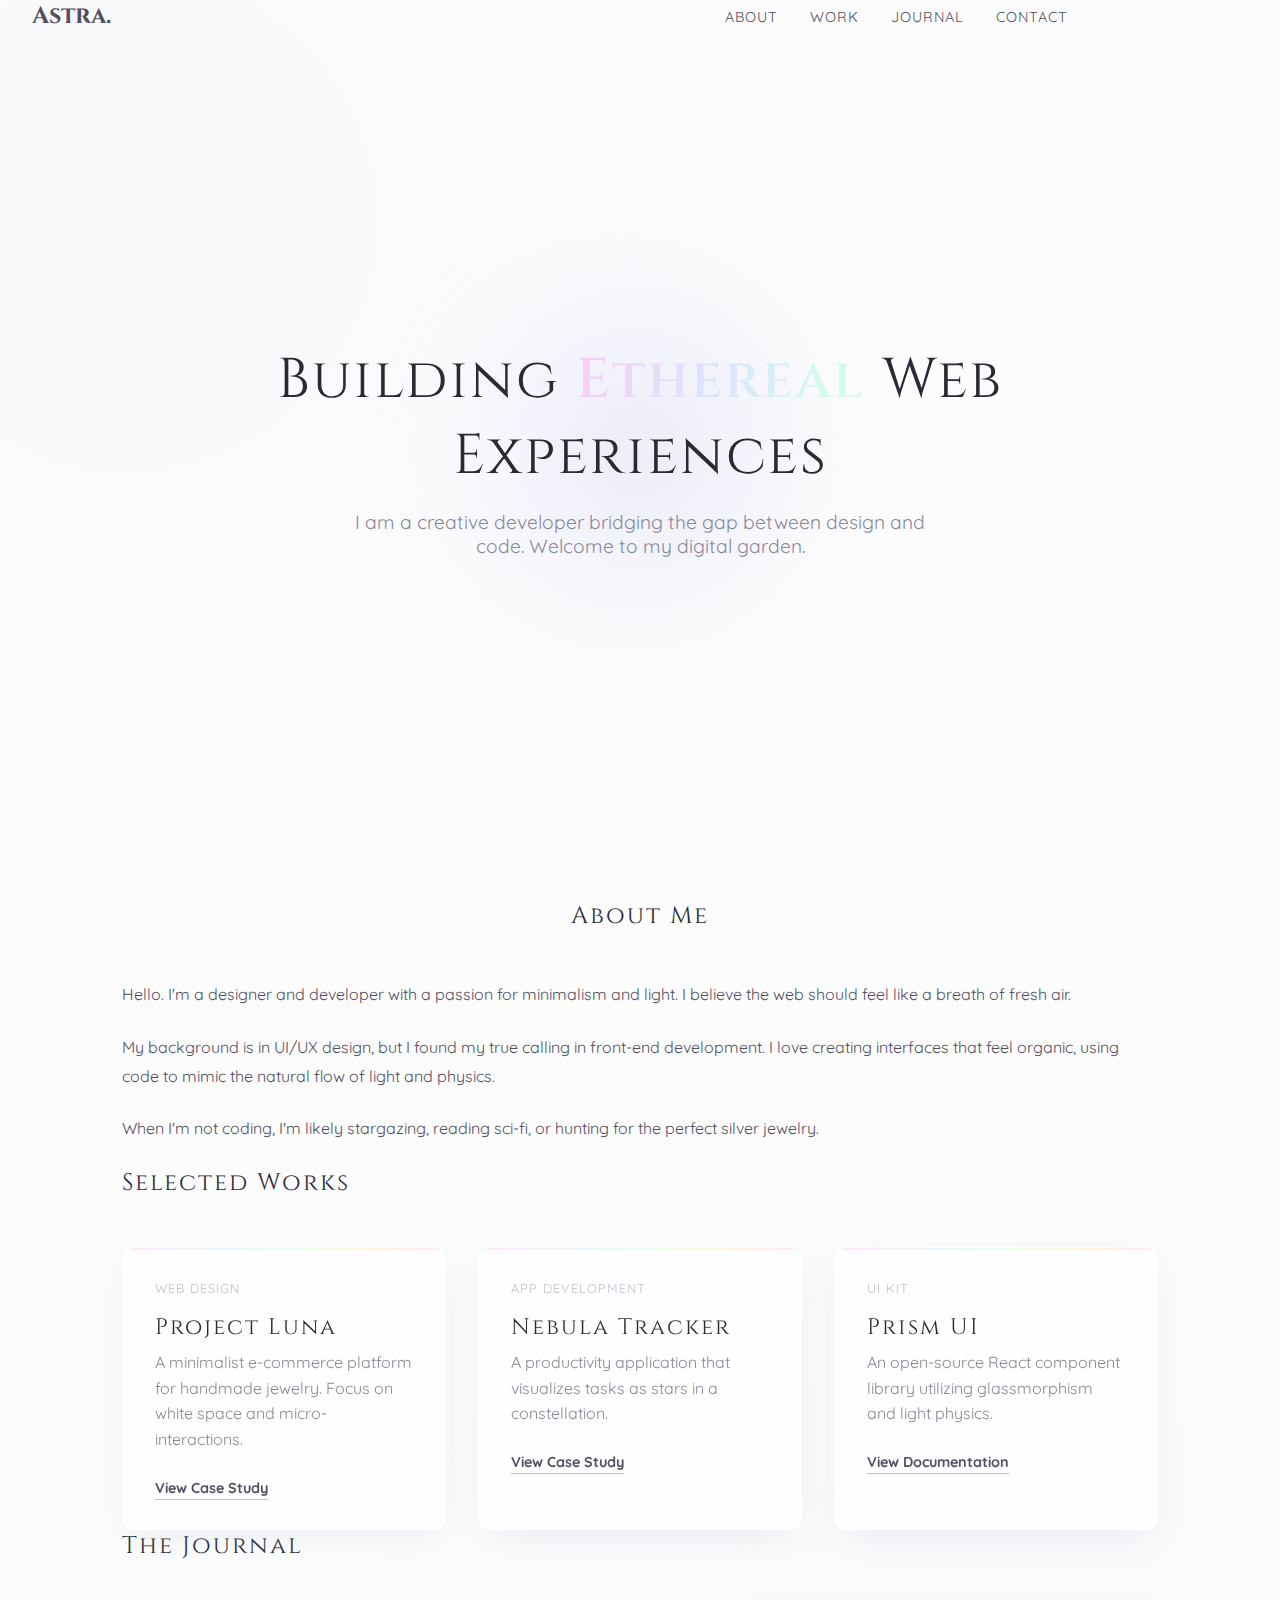
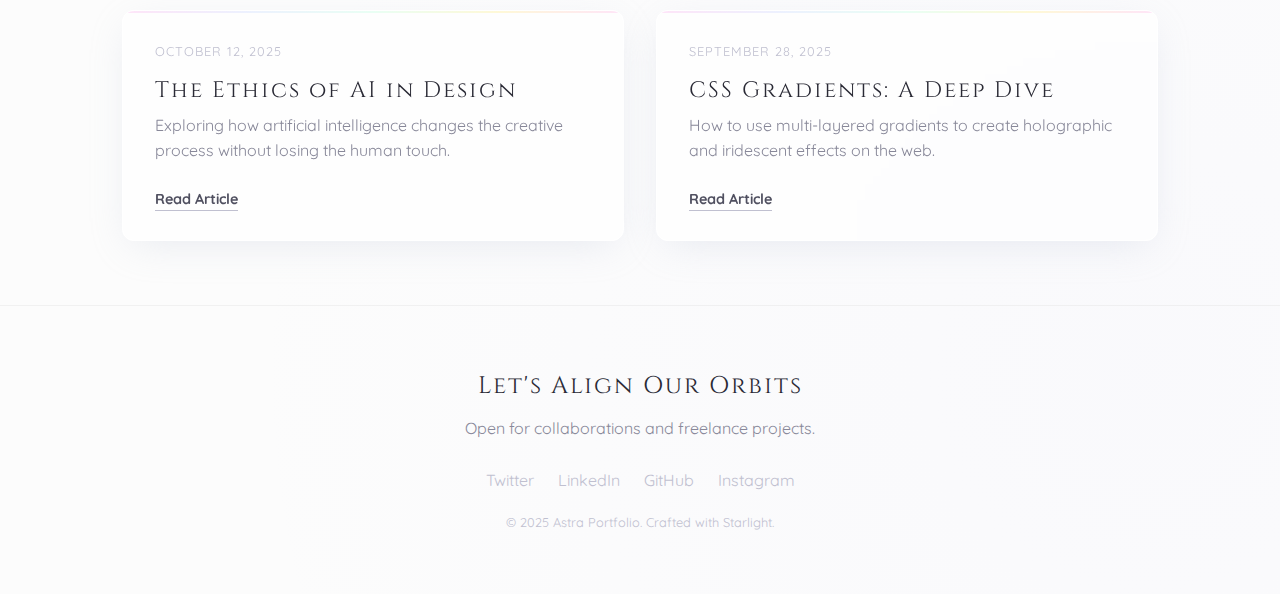
<file: index.html>
<!DOCTYPE html>
<html lang="en">
<head>
    <meta charset="UTF-8">
    <meta name="viewport" content="width=device-width, initial-scale=1.0">
    <title>Celestial Portfolio</title>
    <link rel="preconnect" href="https://fonts.googleapis.com">
    <link rel="preconnect" href="https://fonts.gstatic.com" crossorigin>
    <link href="https://fonts.googleapis.com/css2?family=Cinzel:wght@400;700&family=Quicksand:wght@300;400;500&display=swap" rel="stylesheet">

    <!-- External stylesheet -->
    <link rel="stylesheet" href="style.css">
</head>
<body>

    <nav class="container">
        <div class="logo">Astra.</div>
        <ul class="nav-links">
            <li><a href="#about">About</a></li>
            <li><a href="#projects">Work</a></li>
            <li><a href="#blog">Journal</a></li>
            <li><a href="#contact">Contact</a></li>
        </ul>
    </nav>

    <section class="hero">
        <div class="moon-glow"></div><div class="container">
            <h1>Building <span class="halo-text">Ethereal</span> Web Experiences</h1>
            <p>I am a creative developer bridging the gap between design and code. Welcome to my digital garden.</p>
        </div>
    </section>

    <section id="about" class="container">
        <h2 class="section-title">About Me</h2>
        <div class="about-layout">
            <div class="about-text">
                <p>Hello. I'm a designer and developer with a passion for minimalism and light. I believe the web should feel like a breath of fresh air.</p>
                <p>My background is in UI/UX design, but I found my true calling in front-end development. I love creating interfaces that feel organic, using code to mimic the natural flow of light and physics.</p>
                <p>When I'm not coding, I'm likely stargazing, reading sci-fi, or hunting for the perfect silver jewelry.</p>
            </div>
        </div>
    </section>

    <section id="projects" class="container">
        <h2>Selected Works</h2>
        <div class="grid">
            <div class="card">
                <span class="card-meta">Web Design</span>
                <h3>Project Luna</h3>
                <p>A minimalist e-commerce platform for handmade jewelry. Focus on white space and micro-interactions.</p>
                <a href="#" class="btn-link">View Case Study</a>
            </div>
            
            <div class="card">
                <span class="card-meta">App Development</span>
                <h3>Nebula Tracker</h3>
                <p>A productivity application that visualizes tasks as stars in a constellation.</p>
                <a href="#" class="btn-link">View Case Study</a>
            </div>

            <div class="card">
                <span class="card-meta">UI Kit</span>
                <h3>Prism UI</h3>
                <p>An open-source React component library utilizing glassmorphism and light physics.</p>
                <a href="#" class="btn-link">View Documentation</a>
            </div>
        </div>
    </section>

    <section id="blog" class="container">
        <h2>The Journal</h2>
        <div class="grid">
            <article class="card">
                <span class="card-meta">October 12, 2025</span>
                <h3>The Ethics of AI in Design</h3>
                <p>Exploring how artificial intelligence changes the creative process without losing the human touch.</p>
                <a href="#" class="btn-link">Read Article</a>
            </article>

            <article class="card">
                <span class="card-meta">September 28, 2025</span>
                <h3>CSS Gradients: A Deep Dive</h3>
                <p>How to use multi-layered gradients to create holographic and iridescent effects on the web.</p>
                <a href="#" class="btn-link">Read Article</a>
            </article>
        </div>
    </section>

    <footer id="contact">
        <div class="container">
            <h2>Let's Align Our Orbits</h2>
            <p class="footer-subtext">Open for collaborations and freelance projects.</p>
            
            <div class="socials">
                <a href="#">Twitter</a>
                <a href="#">LinkedIn</a>
                <a href="#">GitHub</a>
                <a href="#">Instagram</a>
            </div>
            
            <p style="font-size: 0.8rem; color: var(--silver-accent);">
                &copy; 2025 Astra Portfolio. Crafted with Starlight.
            </p>
        </div>
    </footer>

</body>
</html>
</file>
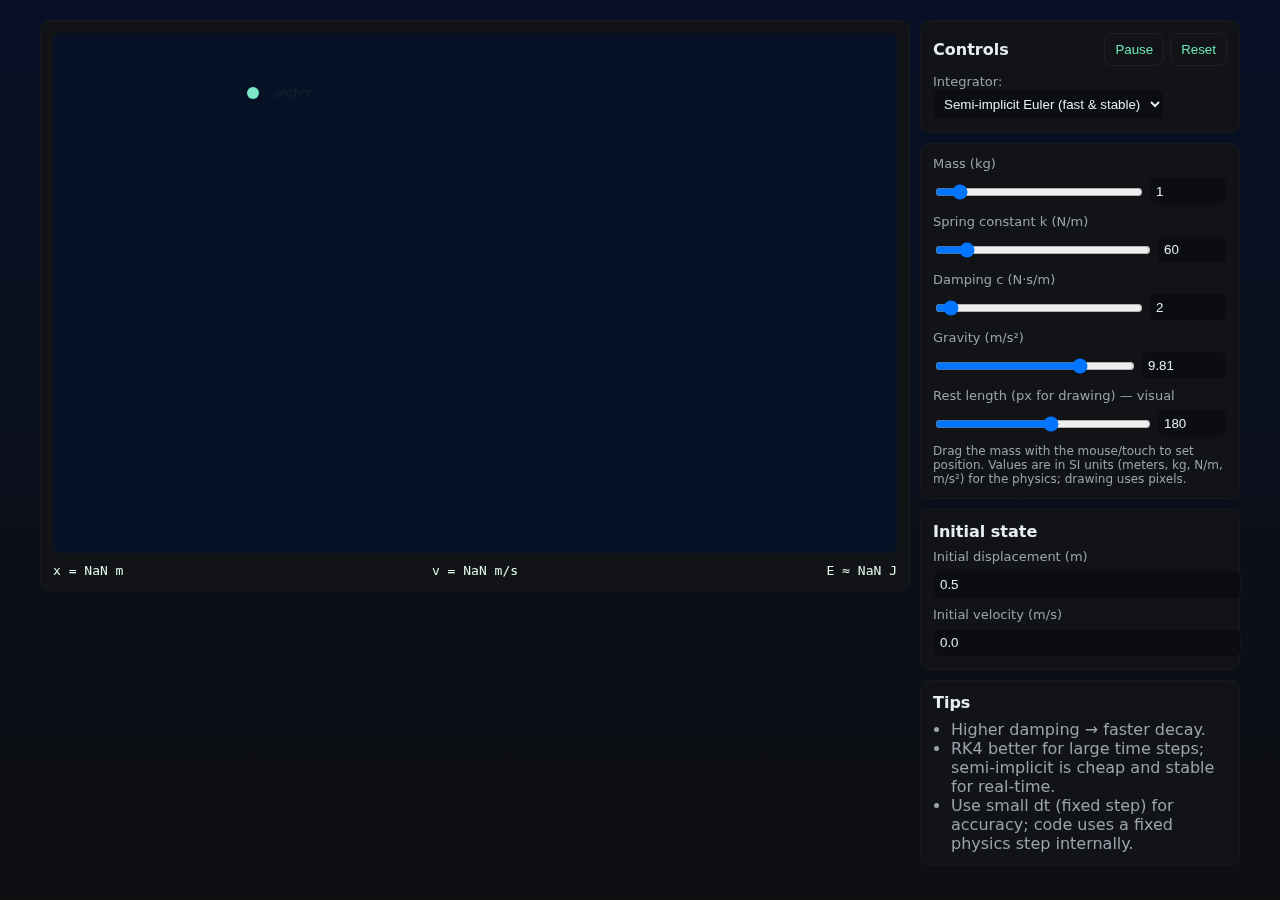
<file: springtest.html>
<!doctype html>
<html lang="en">
<head>
  <meta charset="utf-8" />
  <meta name="viewport" content="width=device-width,initial-scale=1" />
  <title>Spring-Mass-Damper Simulation</title>
  <style>
    :root {
      --ui-w: 320px;
      --gap: 10px;
      --bg: #0e0f12;
      --card: #111316;
      --accent: #6ee7b7;
      --muted: #9aa4ad;
    }
    html,body{height:100%;margin:0;font-family:Inter,system-ui,Arial;background:linear-gradient(180deg,#071026 0%, #0e0f12 100%);color:#e6eef3}
    .wrap{display:flex;gap:var(--gap);padding:20px;max-width:1200px;margin:0 auto;align-items:flex-start}
    .sim {
      background:linear-gradient(180deg, rgba(255,255,255,0.02), rgba(255,255,255,0.005));
      border:1px solid rgba(255,255,255,0.03);
      border-radius:12px;
      padding:14px;
      flex:1;
      min-height:520px;
    }
    canvas{display:block;width:100%;height:520px;border-radius:8px;background:linear-gradient(180deg,#052033 0%, #071226 100%);}
    .ui {
      width:var(--ui-w);
      display:flex;
      flex-direction:column;
      gap:var(--gap);
    }
    .card {
      background:var(--card);
      border-radius:10px;
      padding:12px;
      border:1px solid rgba(255,255,255,0.03);
    }
    label{display:block;font-size:13px;color:var(--muted);margin-bottom:6px}
    .row {display:flex;gap:8px;align-items:center}
    input[type=range]{width:100%}
    .value {min-width:64px;text-align:right;font-variant-numeric:tabular-nums}
    button{background:transparent;border:1px solid rgba(255,255,255,0.06);padding:8px 10px;border-radius:8px;color:var(--accent);cursor:pointer}
    select,input[type=number]{background:#0b0d10;border:1px solid rgba(255,255,255,0.03);color:#e6eef3;padding:6px;border-radius:6px}
    .small{font-size:13px;color:var(--muted)}
    .controls-grid{display:grid;grid-template-columns:1fr auto;gap:8px;align-items:center}
    .footer-note{font-size:12px;color:var(--muted);margin-top:6px}
    .numeric-readout{font-family:monospace;font-size:13px;color:#dff9ea}
  </style>
</head>
<body>
  <div class="wrap">
    <div class="sim card">
      <canvas id="c" width="800" height="520"></canvas>
      <div style="display:flex;justify-content:space-between;gap:8px;margin-top:10px">
        <div class="small numeric-readout">x = <span id="xr">0.000</span> m</div>
        <div class="small numeric-readout">v = <span id="vr">0.000</span> m/s</div>
        <div class="small numeric-readout">E ≈ <span id="er">0.000</span> J</div>
      </div>
    </div>

    <div class="ui">
      <div class="card">
        <div style="display:flex;gap:8px;align-items:center;justify-content:space-between">
          <strong>Controls</strong>
          <div style="display:flex;gap:6px">
            <button id="playPause">Pause</button>
            <button id="reset">Reset</button>
          </div>
        </div>
        <div style="margin-top:8px" class="small">Integrator:
          <select id="integrator">
            <option value="semi">Semi-implicit Euler (fast & stable)</option>
            <option value="rk4">RK4 (more accurate)</option>
          </select>
        </div>
      </div>

      <div class="card">
        <label>Mass (kg)</label>
        <div class="controls-grid">
          <input id="m" type="range" min="0.1" max="10" step="0.1" value="1">
          <input id="mVal" type="number" min="0.1" max="10" step="0.1" value="1">
        </div>

        <label style="margin-top:8px">Spring constant k (N/m)</label>
        <div class="controls-grid">
          <input id="k" type="range" min="1" max="500" step="1" value="60">
          <input id="kVal" type="number" min="1" max="500" step="1" value="60">
        </div>

        <label style="margin-top:8px">Damping c (N·s/m)</label>
        <div class="controls-grid">
          <input id="c" type="range" min="0" max="50" step="0.1" value="2">
          <input id="cVal" type="number" min="0" max="50" step="0.1" value="2">
        </div>

        <label style="margin-top:8px">Gravity (m/s²)</label>
        <div class="controls-grid">
          <input id="g" type="range" min="-20" max="20" step="0.1" value="9.81">
          <input id="gVal" type="number" min="-20" max="20" step="0.1" value="9.81">
        </div>

        <label style="margin-top:8px">Rest length (px for drawing) — visual</label>
        <div class="controls-grid">
          <input id="rest" type="range" min="40" max="300" step="1" value="180">
          <input id="restVal" type="number" min="40" max="300" step="1" value="180">
        </div>

        <div class="footer-note">Drag the mass with the mouse/touch to set position. Values are in SI units (meters, kg, N/m, m/s²) for the physics; drawing uses pixels.</div>
      </div>

      <div class="card">
        <strong>Initial state</strong>
        <div style="margin-top:8px">
          <label>Initial displacement (m)</label>
          <input id="x0" type="number" step="0.01" value="0.5" style="width:100%">
          <label style="margin-top:8px">Initial velocity (m/s)</label>
          <input id="v0" type="number" step="0.01" value="0.0" style="width:100%">
        </div>
      </div>

      <div class="card">
        <strong>Tips</strong>
        <ul style="margin:8px 0 0 18px;padding:0;color:var(--muted)">
          <li>Higher damping → faster decay.</li>
          <li>RK4 better for large time steps; semi-implicit is cheap and stable for real-time.</li>
          <li>Use small dt (fixed step) for accuracy; code uses a fixed physics step internally.</li>
        </ul>
      </div>
    </div>
  </div>

<script>
/*
  Spring-mass-damper simulation
  m * a = -k * x - c * v + m * g
  state variable: x (displacement from equilibrium), v (velocity)
  This example keeps drawing/visual units separate from physics meters; consider 1 m = 100 px mapping.
*/

(() => {
  const canvas = document.getElementById('c');
  const ctx = canvas.getContext('2d', { alpha: false });

  // UI elements
  const playPauseBtn = document.getElementById('playPause');
  const resetBtn = document.getElementById('reset');
  const integratorSelect = document.getElementById('integrator');

  const mRange = document.getElementById('m'), mVal = document.getElementById('mVal');
  const kRange = document.getElementById('k'), kVal = document.getElementById('kVal');
  const cRange = document.getElementById('c'), cVal = document.getElementById('cVal');
  const gRange = document.getElementById('g'), gVal = document.getElementById('gVal');
  const restRange = document.getElementById('rest'), restVal = document.getElementById('restVal');

  const x0Input = document.getElementById('x0'), v0Input = document.getElementById('v0');

  const xr = document.getElementById('xr'), vr = document.getElementById('vr'), er = document.getElementById('er');

  // Simulation parameters (physics units: meters, kg, N/m)
  let params = {
    m: parseFloat(mRange.value),
    k: parseFloat(kRange.value),
    c: parseFloat(cRange.value),
    g: parseFloat(gRange.value)
  };

  // Visual mapping: meters -> pixels
  const metersToPx = 120; // 1 m => 120 px for drawing
  const anchorX = 200; // px
  let anchorY = 60; // px (top anchor point for spring)

  // State (x: displacement from equilibrium position in meters; v: m/s)
  let state = {
    x: parseFloat(x0Input.value), // meters (positive: mass below rest)
    v: parseFloat(v0Input.value)
  };

  // Visual rest length (px) stored separately
  let restLengthPx = parseFloat(restRange.value);

  // Animation control
  let running = true;
  let lastTime = performance.now();
  let accumulator = 0;
  const physicsDt = 1 / 240; // fixed physics step in seconds (small and stable)

  // Safeguard: cap accumulator to avoid spiral-of-death on tab switching
  const maxAccumulator = 0.2;

  // Canvas sizing (handle devicePixelRatio)
  function resizeCanvas() {
    const dpr = window.devicePixelRatio || 1;
    const styleW = canvas.clientWidth || canvas.width;
    const styleH = canvas.clientHeight || canvas.height;
    canvas.width = Math.round(styleW * dpr);
    canvas.height = Math.round(styleH * dpr);
    ctx.setTransform(dpr, 0, 0, dpr, 0, 0);
  }
  window.addEventListener('resize', resizeCanvas);
  resizeCanvas();

  // --- Physics functions ---
  function acceleration(x, v, p) {
    // Hooke's law + damping + gravity (gravity acts downward = positive)
    // Note: x measured relative to equilibrium (we treat equilibrium at x=0)
    // F_spring = -k * x, F_damping = -c * v, F_gravity = m * g
    return (-p.k * x - p.c * v + p.m * p.g) / p.m;
  }

  // Semi-implicit Euler (symplectic-ish for simple systems; stable)
  function stepSemiImplicit(state, dt, p) {
    const a = acceleration(state.x, state.v, p);
    state.v += a * dt;
    state.x += state.v * dt;
  }

  // RK4 integrator for accuracy
  function stepRK4(state, dt, p) {
    // derivative: dx/dt = v, dv/dt = a(x,v)
    const k1 = { dx: state.v, dv: acceleration(state.x, state.v, p) };

    const x2 = state.x + 0.5 * dt * k1.dx;
    const v2 = state.v + 0.5 * dt * k1.dv;
    const k2 = { dx: v2, dv: acceleration(x2, v2, p) };

    const x3 = state.x + 0.5 * dt * k2.dx;
    const v3 = state.v + 0.5 * dt * k2.dv;
    const k3 = { dx: v3, dv: acceleration(x3, v3, p) };

    const x4 = state.x + dt * k3.dx;
    const v4 = state.v + dt * k3.dv;
    const k4 = { dx: v4, dv: acceleration(x4, v4, p) };

    state.x += (dt / 6) * (k1.dx + 2 * k2.dx + 2 * k3.dx + k4.dx);
    state.v += (dt / 6) * (k1.dv + 2 * k2.dv + 2 * k3.dv + k4.dv);
  }

  // Energy estimate (useful readout): E = 1/2 m v^2 + 1/2 k x^2 + m g y
  // We'll compute gravitational potential relative to x=0: m*g*(x)
  function energy(state, p) {
    const ke = 0.5 * p.m * state.v * state.v;
    const pe = 0.5 * p.k * state.x * state.x;
    const grav = p.m * p.g * state.x;
    return ke + pe + grav;
  }

  // --- Drawing ---
  function drawSpring(ctx, x1, y1, x2, y2, coils=12, amplitude=12) {
    // draw a spring between (x1,y1) and (x2,y2) using a polyline
    const dx = x2 - x1;
    const dy = y2 - y1;
    const len = Math.hypot(dx, dy);
    if (len < 1) {
      ctx.beginPath(); ctx.moveTo(x1,y1); ctx.lineTo(x2,y2); ctx.stroke(); return;
    }
    const nx = dx / len, ny = dy / len;
    const tx = -ny, ty = nx; // tangent for coil offset
    ctx.beginPath();
    ctx.moveTo(x1, y1);
    const segments = coils * 2;
    for (let i=1;i<=segments;i++) {
      const t = i / segments;
      const cx = x1 + nx * (t * len);
      const cy = y1 + ny * (t * len);
      const sign = (i % 2 === 0) ? 1 : -1;
      const off = amplitude * sign * (1 - Math.abs(2*t-1)); // taper amplitude slightly
      ctx.lineTo(cx + tx * off, cy + ty * off);
    }
    ctx.lineTo(x2, y2);
    ctx.stroke();
  }

  function render() {
    const w = canvas.clientWidth;
    const h = canvas.clientHeight;
    ctx.clearRect(0, 0, w, h);

    // Background grid / anchor indicator
    ctx.fillStyle = '#071226';
    ctx.fillRect(0,0,w,h);

    // anchor point
    const ax = anchorX, ay = anchorY;
    ctx.fillStyle = '#7be7c7';
    ctx.beginPath(); ctx.arc(ax, ay, 6, 0, Math.PI*2); ctx.fill();

    // compute mass position for drawing: equilibrium (x=0) corresponds to restLengthPx
    // We'll map state.x (meters) onto pixels
    const massY = ay + restLengthPx + state.x * metersToPx;
    const massX = anchorX;

    // spring
    ctx.lineWidth = 2;
    ctx.strokeStyle = '#89f0c9';
    drawSpring(ctx, ax, ay, massX, massY, 12, 10);

    // damper or decoration could be drawn here

    // mass block
    const mx = massX - 28, my = massY - 18, mw = 56, mh = 36;
    ctx.fillStyle = '#0a8f6c';
    ctx.fillRect(mx, my, mw, mh);
    ctx.strokeStyle = 'rgba(255,255,255,0.06)';
    ctx.strokeRect(mx, my, mw, mh);
    ctx.fillStyle = '#e6f8ee';
    ctx.font = '14px monospace';
    ctx.textAlign = 'center';
    ctx.fillText((state.x).toFixed(2) + ' m', massX, massY + 35);

    // small labels
    ctx.fillStyle = 'rgba(255,255,255,0.07)';
    ctx.font = '12px Arial';
    ctx.fillText('anchor', ax + 40, ay + 4);

    // update numeric UI
    xr.textContent = state.x.toFixed(3);
    vr.textContent = state.v.toFixed(3);
    er.textContent = energy(state, params).toFixed(3);
  }

  // --- Main loop ---
  function updatePhysics(dt) {
    // call the chosen integrator with a fixed dt
    const integrator = integratorSelect.value;
    if (integrator === 'rk4') stepRK4(state, dt, params);
    else stepSemiImplicit(state, dt, params);
  }

  function loop(now) {
    if (!running) { lastTime = now; requestAnimationFrame(loop); render(); return; }
    let frameDt = (now - lastTime) / 1000;
    lastTime = now;
    // clamp very large frames
    if (frameDt > 0.25) frameDt = 0.25;
    accumulator += frameDt;
    if (accumulator > maxAccumulator) accumulator = maxAccumulator;
    while (accumulator >= physicsDt) {
      updatePhysics(physicsDt);
      accumulator -= physicsDt;
    }
    render();
    requestAnimationFrame(loop);
  }

  requestAnimationFrame(loop);

  // --- UI wiring ---
  function syncRangeToNumber(range, number) {
    range.addEventListener('input', () => {
      number.value = range.value;
      params.m = parseFloat(mRange.value);
    });
  }
  // mass
  mRange.addEventListener('input', () => { mVal.value = mRange.value; params.m = parseFloat(mRange.value); });
  mVal.addEventListener('change', () => { mRange.value = mVal.value; params.m = parseFloat(mVal.value); });

  // k
  kRange.addEventListener('input', () => { kVal.value = kRange.value; params.k = parseFloat(kRange.value); });
  kVal.addEventListener('change', () => { kRange.value = kVal.value; params.k = parseFloat(kVal.value); });

  // c
  cRange.addEventListener('input', () => { cVal.value = cRange.value; params.c = parseFloat(cRange.value); });
  cVal.addEventListener('change', () => { cRange.value = cVal.value; params.c = parseFloat(cVal.value); });

  // g
  gRange.addEventListener('input', () => { gVal.value = gRange.value; params.g = parseFloat(gRange.value); });
  gVal.addEventListener('change', () => { gRange.value = gVal.value; params.g = parseFloat(gVal.value); });

  // rest length (visual only)
  restRange.addEventListener('input', () => { restVal.value = restRange.value; restLengthPx = parseFloat(restRange.value); });
  restVal.addEventListener('change', () => { restRange.value = restVal.value; restLengthPx = parseFloat(restVal.value); });

  // initial state
  resetBtn.addEventListener('click', () => {
    state.x = parseFloat(x0Input.value) || 0;
    state.v = parseFloat(v0Input.value) || 0;
  });

  playPauseBtn.addEventListener('click', () => {
    running = !running;
    playPauseBtn.textContent = running ? 'Pause' : 'Play';
  });

  // clicking and dragging the mass to set x
  let dragging = false;
  function getPointerPos(e) {
    const rect = canvas.getBoundingClientRect();
    if (e.touches && e.touches[0]) {
      return { x: e.touches[0].clientX - rect.left, y: e.touches[0].clientY - rect.top };
    }
    return { x: e.clientX - rect.left, y: e.clientY - rect.top };
  }

  function pointerDown(e) {
    const p = getPointerPos(e);
    const massY = anchorY + restLengthPx + state.x * metersToPx;
    const massX = anchorX;
    // hit-test on mass area
    if (Math.abs(p.x - massX) < 60 && Math.abs(p.y - massY) < 40) {
      dragging = true;
      running = false; // pause while dragging
      playPauseBtn.textContent = 'Play';
      e.preventDefault();
    }
  }
  function pointerMove(e) {
    if (!dragging) return;
    const p = getPointerPos(e);
    const dy = p.y - (anchorY + restLengthPx); // pixels below rest anchor
    state.x = dy / metersToPx; // convert back to meters
    state.v = 0; // reset velocity (or compute from drag delta if you want)
  }
  function pointerUp(e) {
    if (dragging) {
      dragging = false;
    }
  }

  canvas.addEventListener('mousedown', pointerDown);
  window.addEventListener('mousemove', pointerMove);
  window.addEventListener('mouseup', pointerUp);

  // touch
  canvas.addEventListener('touchstart', pointerDown, {passive:false});
  window.addEventListener('touchmove', pointerMove, {passive:false});
  window.addEventListener('touchend', pointerUp);

  // initial setup: set params and UI values
  params.m = parseFloat(mRange.value);
  params.k = parseFloat(kRange.value);
  params.c = parseFloat(cRange.value);
  params.g = parseFloat(gRange.value);
  restLengthPx = parseFloat(restRange.value);

  // set initial state from inputs
  state.x = parseFloat(x0Input.value) || 0;
  state.v = parseFloat(v0Input.value) || 0;

  // Make sure canvas sized correctly after fonts load
  window.addEventListener('load', () => {
    resizeCanvas();
  });

})();
</script>
</body>
</html>
</file>
<file: style.css>
:root {
    --bg-color: #fcfcfc;
    --bg-secondary: #f4f4f6;
    --text-main: #505060;
    --text-light: #888899;
    --silver-accent: #c0c0d0;
    --holo-gradient: linear-gradient(119deg, #ffcbf2 0%, #dbe4ff 25%, #d4ffea 50%, #fff3b0 75%, #ffcbf2 100%);
    --glass-bg: rgba(255, 255, 255, 0.65);
    --glass-border: rgba(255, 255, 255, 0.8);
    --shadow-dreamy: 0 10px 40px -10px rgba(180, 190, 210, 0.3);
}

* {
    margin: 0;
    padding: 0;
    box-sizing: border-box;
}

body {
    font-family: 'Quicksand', sans-serif;
    background-color: var(--bg-color);
    color: var(--text-main);
    overflow-x: hidden;
    background-image: 
        radial-gradient(circle at 10% 10%, rgba(200, 200, 255, 0.05) 0%, transparent 40%),
        radial-gradient(circle at 90% 90%, rgba(200, 200, 255, 0.05) 0%, transparent 40%);
}

h1, h2, h3 {
    font-family: 'Cinzel', serif;
    font-weight: 400;
    letter-spacing: 2px;
    color: #2a2a35;
}

.section-title {
    text-align: center;
    margin-bottom: 3rem;
}

.footer-subtext {
    margin: 1rem 0 2rem;
    color: var(--text-light);
}

.halo-text {
    background: var(--holo-gradient);
    -webkit-background-clip: text;
    background-clip: text;
    color: transparent;
    font-weight: 600;
    animation: shimmer 7s infinite linear;
    background-size: 200% auto;
}

@keyframes shimmer {
    0% { background-position: 0% 50%; }
    100% { background-position: 200% 50%; }
}

.container {
    max-width: 1100px;
    margin: 0 auto;
    padding: 0 2rem;
}

section {
    padding: 5rem 0;
}

nav {
    display: flex;
    justify-content: space-between;
    align-items: center;
    padding: 2rem;
    position: absolute;
    top: 0;
    width: 100%;
    z-index: 10;
}

.logo {
    font-family: 'Cinzel', serif;
    font-size: 1.5rem;
    font-weight: 700;
}

.nav-links {
    list-style: none;
    display: flex;
    gap: 2rem;
}

.nav-links a {
    text-decoration: none;
    color: var(--text-main);
    font-size: 0.9rem;
    text-transform: uppercase;
    letter-spacing: 1px;
    transition: color 0.3s;
    position: relative;
}

.nav-links a::after {
    content: '';
    position: absolute;
    width: 0;
    height: 1px;
    bottom: -5px;
    left: 0;
    background: var(--holo-gradient);
    transition: width 0.3s;
}

.nav-links a:hover::after {
    width: 100%;
}

.hero {
    height: 100vh;
    display: flex;
    align-items: center;
    justify-content: center;
    text-align: center;
    position: relative;
}

.moon-glow {
    position: absolute;
    width: 400px;
    height: 400px;
    background: radial-gradient(circle, rgba(230,230,250,0.8) 0%, rgba(255,255,255,0) 70%);
    border-radius: 50%;
    z-index: -1;
    filter: blur(40px);
    animation: float 10s infinite ease-in-out;
}

@keyframes float {
    0%, 100% { transform: translateY(0) scale(1); }
    50% { transform: translateY(-20px) scale(1.05); }
}

.hero h1 {
    font-size: 3.5rem;
    margin-bottom: 1rem;
}

.hero p {
    font-size: 1.2rem;
    color: var(--text-light);
    max-width: 600px;
    margin: 0 auto;
}

.grid {
    display: grid;
    grid-template-columns: repeat(auto-fit, minmax(300px, 1fr));
    gap: 2rem;
    margin-top: 3rem;
}

.card {
    background: var(--glass-bg);
    border: 1px solid white;
    border-radius: 12px;
    padding: 2rem;
    box-shadow: var(--shadow-dreamy);
    backdrop-filter: blur(10px);
    transition: transform 0.3s ease, box-shadow 0.3s ease;
    position: relative;
    overflow: hidden;
}

.card::before {
    content: '';
    position: absolute;
    top: 0;
    left: 0;
    width: 100%;
    height: 2px;
    background: var(--holo-gradient);
    opacity: 0.5;
    transition: opacity 0.3s;
}

.card:hover {
    transform: translateY(-5px);
    box-shadow: 0 15px 40px -10px rgba(160, 170, 200, 0.5);
}

.card:hover::before {
    opacity: 1;
}

.card h3 {
    margin-bottom: 0.5rem;
    font-size: 1.4rem;
}

.card-meta {
    font-size: 0.8rem;
    color: var(--silver-accent);
    text-transform: uppercase;
    letter-spacing: 1px;
    margin-bottom: 1rem;
    display: block;
}

.card p {
    color: var(--text-light);
    line-height: 1.6;
    margin-bottom: 1.5rem;
}

.btn-link {
    text-decoration: none;
    color: var(--text-main);
    font-size: 0.9rem;
    font-weight: 700;
    border-bottom: 1px solid var(--silver-accent);
    padding-bottom: 2px;
    transition: all 0.3s;
}

.btn-link:hover {
    border-color: #a0a0ff;
    background: var(--holo-gradient);
    -webkit-background-clip: text;
    background-clip: text;
    color: transparent;
}

.about-layout {
    display: flex;
    gap: 4rem;
    align-items: center;
}

.about-text {
    flex: 1;
}

.about-text p {
    line-height: 1.8;
    margin-bottom: 1.5rem;
    color: var(--text-main);
}

footer {
    text-align: center;
    padding: 4rem 0;
    margin-top: 4rem;
    border-top: 1px solid rgba(200, 200, 200, 0.2);
}

.socials {
    display: flex;
    justify-content: center;
    gap: 1.5rem;
    margin-bottom: 1.5rem;
}

.socials a {
    text-decoration: none;
    color: var(--silver-accent);
    transition: color 0.3s;
}

.socials a:hover {
    color: var(--text-main);
}

@media (max-width: 768px) {
    .hero h1 { font-size: 2.5rem; }
    .about-layout { flex-direction: column; }
    .nav-links { display: none; }
}
</file>
